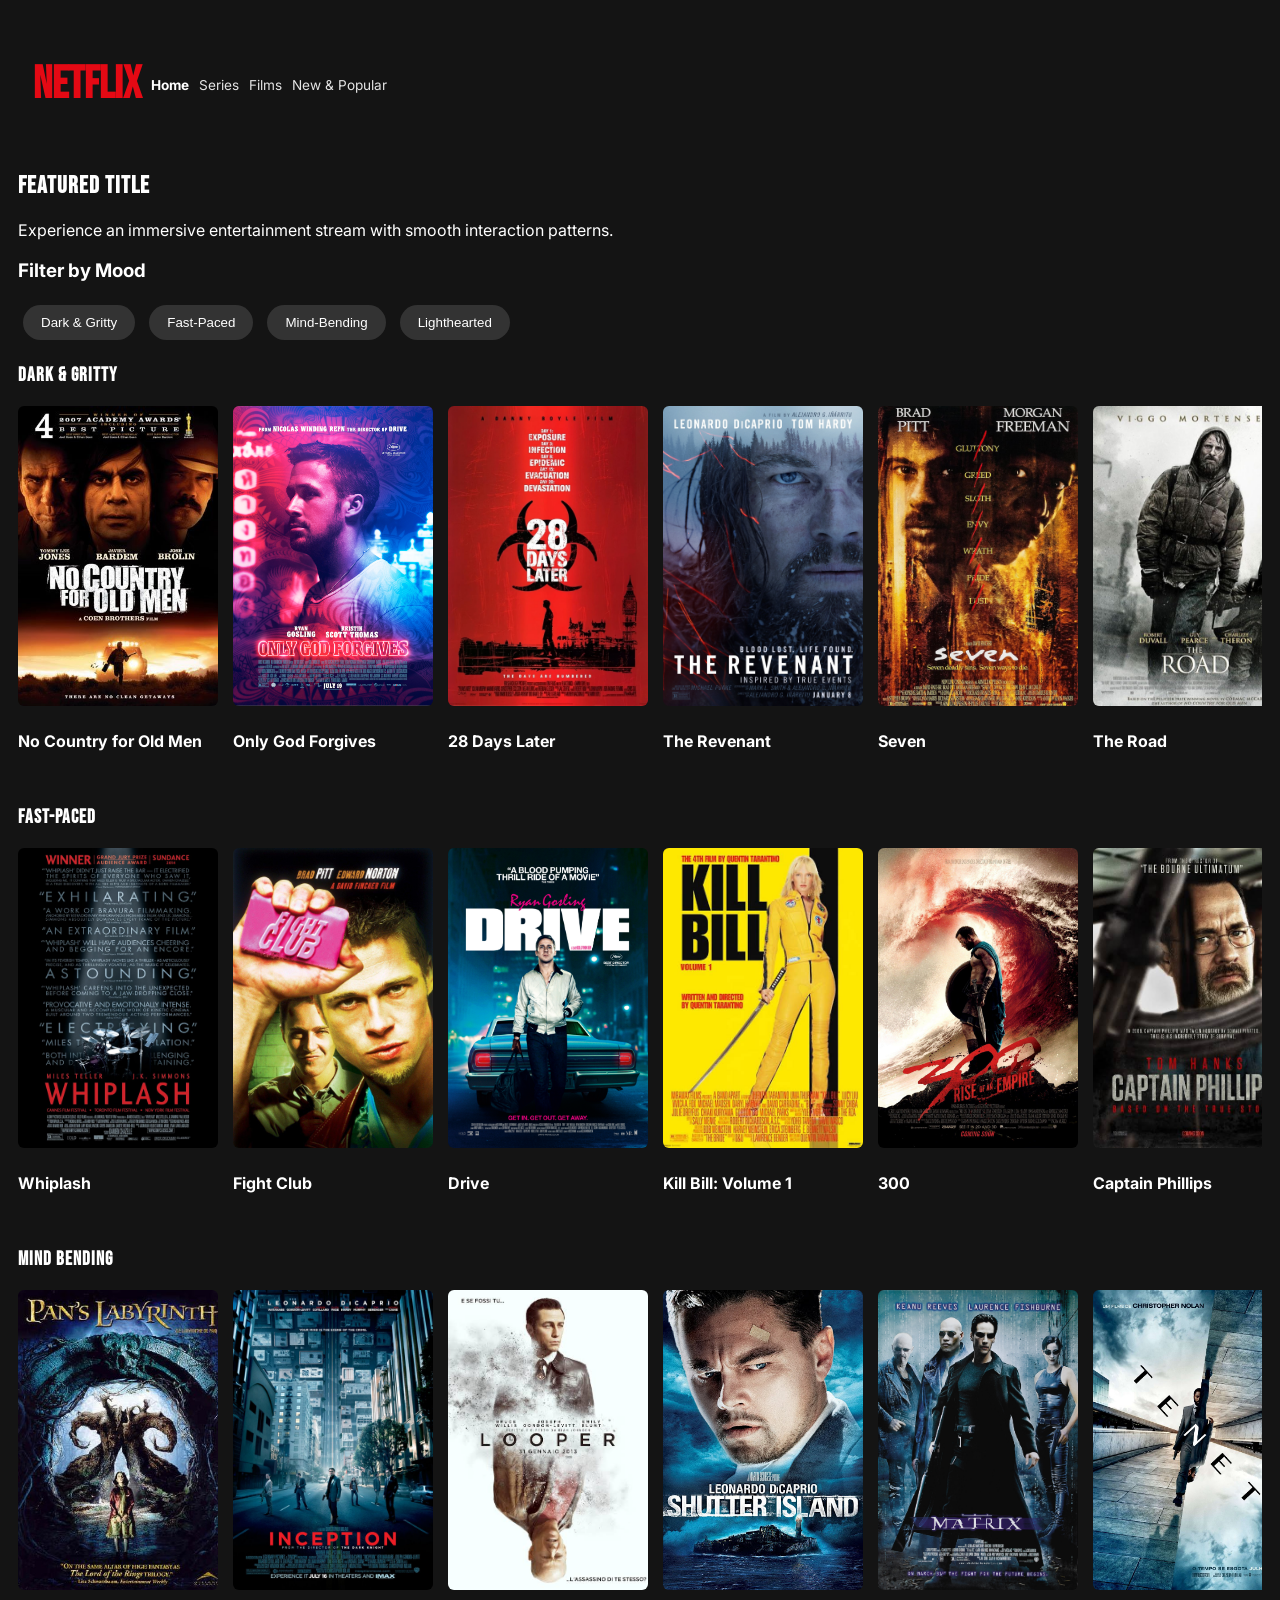
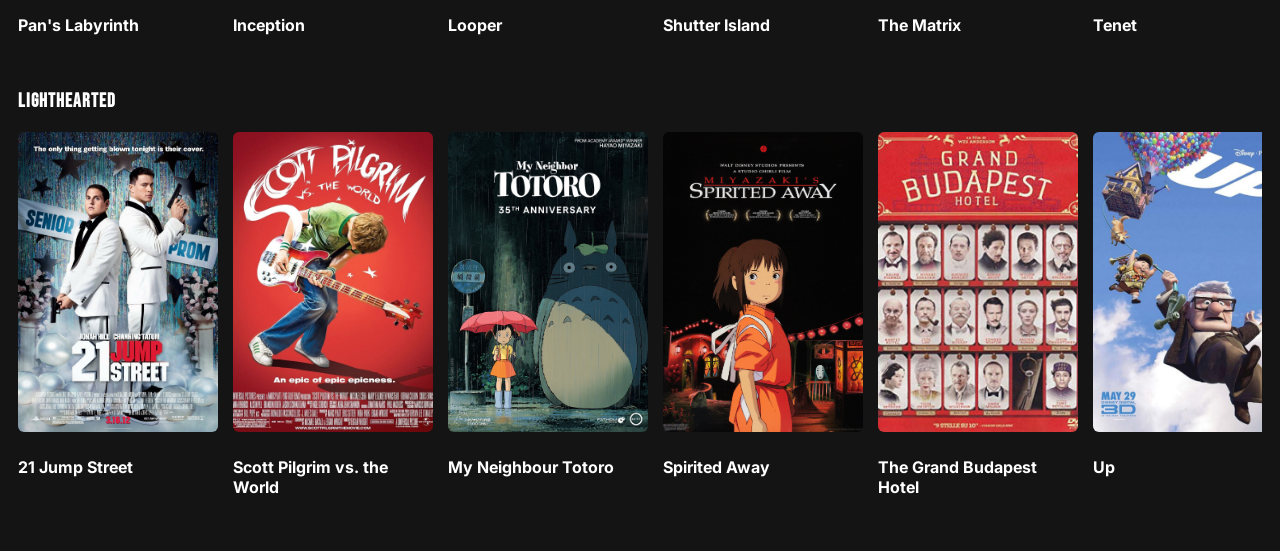
<file: index.html>
<!DOCTYPE html>
<html lang="en">
<head>

    <!--GOOGLE FONTS: BEBAS NEUE & INTER-->
    <link href="https://fonts.googleapis.com/css2?family=Bebas+Neue&family=Inter:wght@400;600&display=swap" rel="stylesheet">
    
    <!-- Need UTF-8 encoding so text and symbols don't break -->
     <meta charset="UTF-8">

     <!-- Makes sure the page accurately scales on mobile and tablet screen --> 
     <meta name="viewport" content="width=device-width, initial-scale=1.0">

     <title>Netflix Prototype - Assessment 2</title>

     <!--Linking my external CSS stylesheet here so all of the custom styles, dark mode background colours, 
     and responsive layouts are accurately applied-->
     <link rel="stylesheet" href="style.css">
</head>
<body>

    <!--Main header container to wrap the top nav bar to match Netflix's standard
    desktop layout-->
<header class="netflix-header">
    <!--Brand title logo in Netflix signature red-->
    <h1>Netflix</h1>

    <!--Using the semantic navigation for accessibility compliance so screen readers
    and assistive technology can parse the menu (WCAG)-->
    <nav>
        <!--Unordered list that holds the primary browse category links-->
        <ul class="nav-links">     <!--An unordered list container that applies the navigation link CSS class for horizontal arrangement-->
            <li><a href="#" class="active">Home</a></li> <!--Created primary Home navigation link-->
            <li><a href="#">Series</a></li> <!--Provides clickable link to filter content-->
            <li><a href="#">Films</a></li>  <!--Provides a dedicated navigation link for film categories-->
            <li><a href="#">New & Popular</a></li> <!--Links trending or newly added titles-->
        </ul>
    </nav>
</header>
<!--Main content area that holds the hero section and the custom filters-->
<main>
    <!--Featured hero banner section that is the prominent visual focal point-->
    <section>
        <h2>Featured Title</h2>
        <p>Experience an immersive entertainment stream with smooth interaction patterns.</p>
    </section>

    <!---Custom mood tag filter bar designed to combat decision fatigue-->
    <section>
        <h3>Filter by Mood</h3>
        <div>
            <button class="mood-btn" data-mood="Dark & Gritty">Dark & Gritty</button>
            <button class="mood-btn" data-mood="Fast-Paced">Fast-Paced</button>
            <button class="mood-btn" data-mood="Mind-Bending">Mind-Bending</button>
            <button class="mood-btn" data-mood="Lighthearted">Lighthearted</button>
        </div>
    </section>
<!--Movie thumbnail grid utilising proposed mood filter buttons-->

<!--ROW 1: DARK & GRITTY CAROUSEL-->
<section class="mood-row" data-mood="Dark & Gritty">
    <h3>Dark & Gritty</h3>
    <div class="carousel-track">
        <div class="movie-card">
            <img src="images/no-country-for-old-men.jpg" alt="Dark & Gritty Movie 1 cover art">
            <h4>No Country for Old Men</h4>
        </div>
        <div class="movie-card">
            <img src="images/only-god-forgives.jpg" alt="Dark & Gritty Movie 2 cover art">
            <h4>Only God Forgives</h4>
        </div>
        <div class="movie-card">
            <img src="images/28-days-later.jpg" alt="Dark & Gritty Movie 3 cover art">
            <h4>28 Days Later</h4>
        </div>
        <div class="movie-card">
            <img src="images/the-revenant.jpg" alt="Dark & Gritty Movie 4 cover art">
            <h4>The Revenant</h4>
        </div>
        <div class="movie-card">
            <img src="images/seven.jpg" alt="Dark & Gritty Movie 5 cover art">
            <h4>Seven</h4>
        </div>
        <div class="movie-card">
            <img src="images/the-road.jpg" alt="Dark & Gritty Movie 6 cover art">
            <h4>The Road</h4>
        </div>  
    </div>
</section>

<!--ROW 2: FAST-PACED CAROUSEL-->
<section class="mood-row" data-mood="Fast-Paced">
    <h3>Fast-Paced</h3>
    <div class="carousel-track">
        <div class="movie-card">
            <img src="images/whiplash.jpg" alt="Fast-Paced Movie 1 cover art">
            <h4>Whiplash</h4>
        </div>
        <div class="movie-card">
            <img src="images/fight-club.jpg" alt="Fast-Paced Movie 2 cover art">
            <h4>Fight Club</h4>
        </div>
         <div class="movie-card">
            <img src="images/drive.jpg" alt="Fast-Paced Movie 3 cover art">
            <h4>Drive</h4>
        </div>
         <div class="movie-card">
            <img src="images/kill-bill-vol-1.jpg" alt="Fast-Paced 4 cover art">
            <h4>Kill Bill: Volume 1</h4>
        </div>
         <div class="movie-card">
            <img src="images/300.jpg" alt="Fast-Paced 5 cover art">
            <h4>300</h4>
        </div>
         <div class="movie-card">
            <img src="images/captain-phillips.jpg" alt="Fast-Paced Movie 6 cover art">
            <h4>Captain Phillips</h4>
        </div>
</section>

<!--ROW 3: MIND-BENDING CAROUSEL-->
<section class="mood-row" data-mood="Mind-Bending">
    <h3>Mind Bending</h3>
    <div class="carousel-track">
        <div class="movie-card">
            <img src="images/pans-labyrinth.jpg" alt="Mind-Bending Movie 1 cover art">
            <h4>Pan's Labyrinth</h4>
        </div>
        <div class="movie-card">
            <img src="images/inception.jpg" alt="Mind-Bending Movie 2 cover art">
            <h4>Inception</h4>
        </div>
         <div class="movie-card">
            <img src="images/looper.jpg" alt="Mind-Bending Movie 3 cover art">
            <h4>Looper</h4>
        </div>
         <div class="movie-card">
            <img src="images/shutter-island.jpg" alt="Mind-Bending 4 cover art">
            <h4>Shutter Island</h4>
        </div>
         <div class="movie-card">
            <img src="images/the-matrix.jpg" alt="Mind-Bending 5 cover art">
            <h4>The Matrix</h4>
        </div>
         <div class="movie-card">
            <img src="images/tenet.jpg" alt="Mind-Bending Movie 6 cover art">
            <h4>Tenet</h4>
        </div>
 </section>

 <!--ROW 4: LIGHTHEARTED CAROUSEL-->
<section class="mood-row" data-mood="Lighthearted">
    <h3>Lighthearted</h3>
    <div class="carousel-track">
        <div class="movie-card">
            <img src="images/21-jump-street.jpg" alt="Lighthearted Movie 1 cover art">
            <h4>21 Jump Street</h4>
        </div>
        <div class="movie-card">
            <img src="images/scott-pilgim-vs-the-world.jpg" alt="Lighthearted Movie 2 cover art">
            <h4>Scott Pilgrim vs. the World</h4>
        </div>
         <div class="movie-card">
            <img src="images/my-neighbour-totoro.jpg" alt="Lighthearted Movie 3 cover art">
            <h4>My Neighbour Totoro</h4>
        </div>
         <div class="movie-card">
            <img src="images/spirited-away.jpg" alt="Lighthearted 4 cover art">
            <h4>Spirited Away</h4>
        </div>
         <div class="movie-card">
            <img src="images/the-grand-budapest-hotel.jpg" alt="Lighthearted 5 cover art">
            <h4>The Grand Budapest Hotel</h4>
        </div>
         <div class="movie-card">
            <img src="images/up.jpg" alt="Lighthearted Movie 6 cover art">
            <h4>Up</h4>
        </div>
    </div>
</section>

    </main>
    <!--Linking JavaScript file for click loops to run-->
    <script src="script.js"></script>
</body>
</html>
</file>
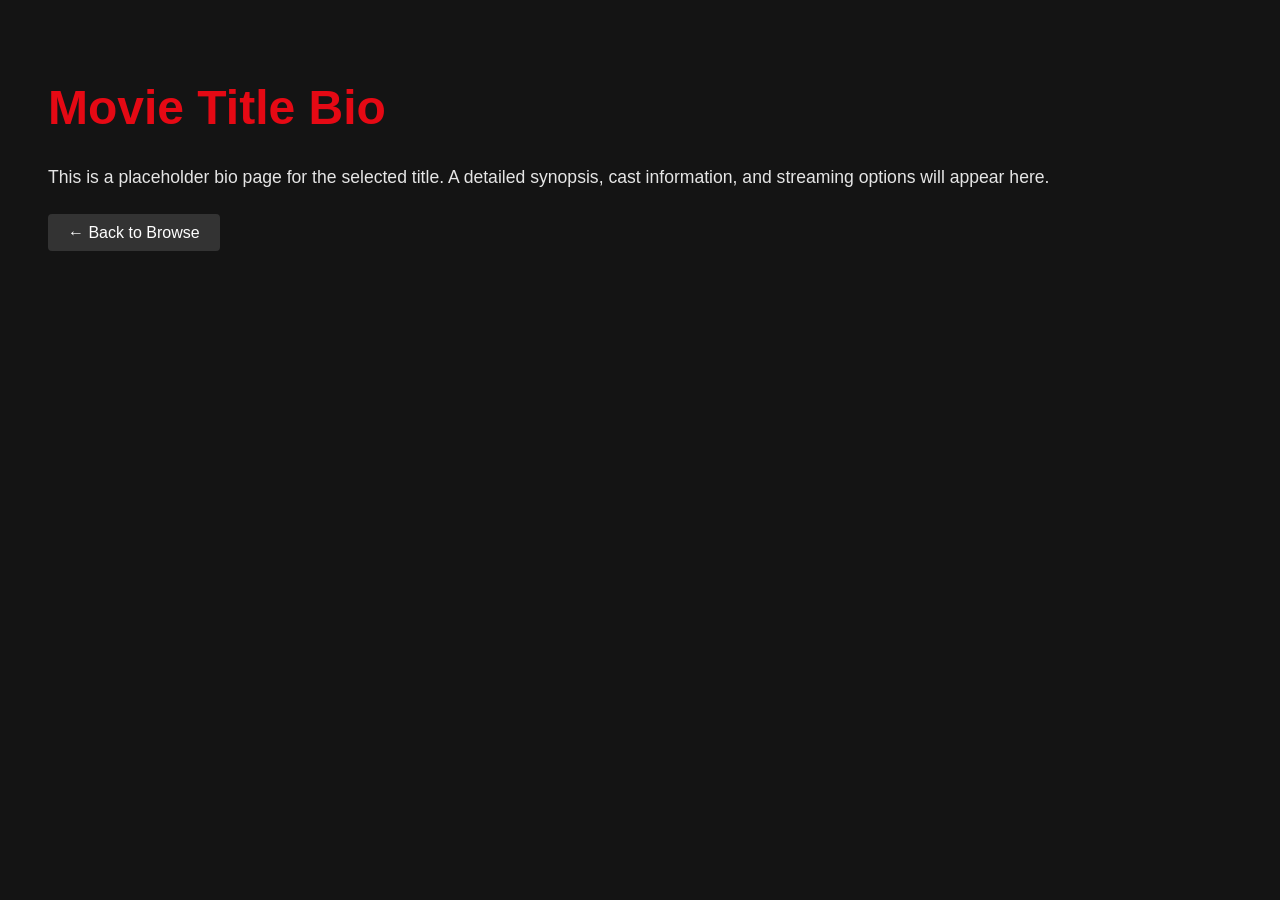
<file: detail.html>
<!DOCTYPE html>
<html lang="en">
<head>
    <!--Container for metadata, character encoding, title, and other external stylesheets-->
    <meta charset="UTF-8">
    <!--Ensures that characters and special symbols render correctly using UTF-8 coding-->
    <meta name="viewport" content="width-device-width, initial-scale=1.0">
    <!--Ensures webpage scales accurately and is responsive to computer and mobile screens-->
    <title>Movie Details - Netflix Prototype</title>
    <!--Sets custom title displayed on broswer tab-->
    <link rel="stylesheet" href="style.css">
    <!--Links the external CSS stylesheet to maintain the dark cinema theme and overall font styling-->
</head>
<!--Closes head metadata section-->
<body style="padding: 40px;">
    <!--Main body container with 40px of inner padding allows breathing room from around the surrounding page edges-->
    <h1 style="color: #e50914; font-family: 'Bebas Neue', sans-serif; font-size: 3rem;">Movie Title Bio</h1>
    <!--Primary page heading styled with the signature Netflix red and dupe font-->
    <p style="color: #e5e5e5; font-size: 1.1rem; margin-top: 20px;">This is a placeholder bio page for the selected title. A detailed synopsis, cast information, and streaming options will appear here.</p>
    <!--A descriptive text that is a placeholder synopsis-->
    <br>
    <!--Line break element that adds a vertical gap before back nav button-->
    <a href="index.html" style="color: white; background-color: #333; padding: 10px 20px; text-decoration: none; border-radius: 4px;">&larr; Back to Browse</a>   
    <!--A hyperlink styled as a dark pill button that redirects the user back to the home page-->
</body>
<!--Main body container closed-->
</html>
<!--Closes root html doc-->
</file>
<file: style.css>
/*--BASE NETFLIX THEME--*/

/* Page Background and Default Font */
body {
    background-color: #141414;   /* Dark cinema background colour like Netflix */
    color: white;     /* All default text is white for contrast */
    font-family: 'Inter', sans-serif;    /* Clean and modern typeface for body */
    padding: 10px;   /* Breathing room for outer page edges - Reduce from 20px to fit mobile screens better*/
}

/*Netflix Header Layout*/
.netflix-header {
   display: flex;    /* Turns header into flex container */
   align-items: center;  /* Centers the Netflix logo and the navigation links vertically*/
   justify-content: flex-start;  /*  Added to group tightly to the left of page */
   padding: 10px 15px;    /* Adds internal spacing around the header - Reduced padding from 20px 40px to better fit mobiles*/
   background-color: #141414;   /* Matching dark themed background */
}

.netflix-header h1 {
    color: #e50914;  /* Signature Netflix Red */
    font-family: 'Bebas Neue' , sans-serif;  /* Bebas Neue is the closest free font to Netflix Sans */
    font-size: 2.8rem;     /* Large and prominent logo - Increased from 2.5rem as it was too small - Decreased from 4rem as it was too big*/
    margin-right: 10px;   /* Space between logo and navigation item list - Reduced from 20px */
}

/* Horizontal Navigation Bar Links */
.nav-links {
    display: flex;     /* Lines list items horizontally and in a row */
    list-style: none;  /* Removes the default bullet points */
    gap: 10px;    /* Creates spacing between each tab - Reduced from 20px */
    padding: 0;
    margin: 0;
    font-size: 0.8rem; /* Added to create slightly smaller text so 'New & Popular' fits the mobile screen */
}

.nav-links a {
color: #e5e5e5;   /* Muted grey for inactive navigation links */
text-decoration: none;   /* Removes defauly blue underline from links */
font-family: 'Inter', sans-serif;
font-size: 0.85rem;    /* Reduced from 0.95rem to ensure link font fits mobile width */
transition: color 0.3s;    /* Animates colour changes over 3s, with hover mouse */
}

/*  Hover for Navigation Links */
.nav-links a:hover, .nav-links a.active {
    color: #ffffff;     /* Text turns a bright white once interacted with */
    font-weight: bold;    /* Emphasises active page or hovered over link */
}


/* Large Cinematic Headings */
h2, .mood-row h3 {
    font-family: 'Bebas Neue', sans-serif; /* Closest to Netflix Sans, remains consistent */
    letter-spacing: 1px; /* Slightly spaces letters to make it look high quality */
}

/* Mood Filter Buttons */
.mood-btn {
    background-color: #333333;   /* Dark grey for unselected filters */
    color: white;   
    border: none;   /* Removes default button orders */
    padding: 10px 18px;  
    margin: 5px;   /* Applies spacing around the buttons so they don't touch each other */
    border-radius: 20px;    /* Applies a rounded pill shape to the buttons */
    cursor: pointer;  /* Changes cursor to pointing hand for evidence of clickability */
}

.mood-btn:hover, .mood-btn.active {
    background-color: #e50914; /* Netflix Brand Colour Red upon hovering interaction */
}

/* Horizontal Movie Carousel-Row */
.carousel-track {
    display: flex;    /* Lines movies up side by side horizontally */
    gap: 15px;        /* Gap between movies */
    overflow-x: auto; /* Allows you to scroll left and right */
    padding-bottom: 15px;  /* Applies scroll bar spacing */
}

/* Individual Movie Cards */
.movie-card {
    min-width: 200px;    /* Stops the cards from squishing against one another on smaller screens */
}

.movie-card img {
    width: 200px;
    height:300px;
    object-fit: cover;  /* Neatly crops the posters to stop stretching and distorting */
    border-radius: 6px;  /* Softens sharp corners of posters */
}

/* Highlighted interactive elements when nav by keyboard */
a:focus-visible,
button:focus-visible
[tabindex]:focus-visible {
    outline: 2px solid #ffffff;
    outline-offset: 3px;
    border-radius: 4px;
}
</file>
